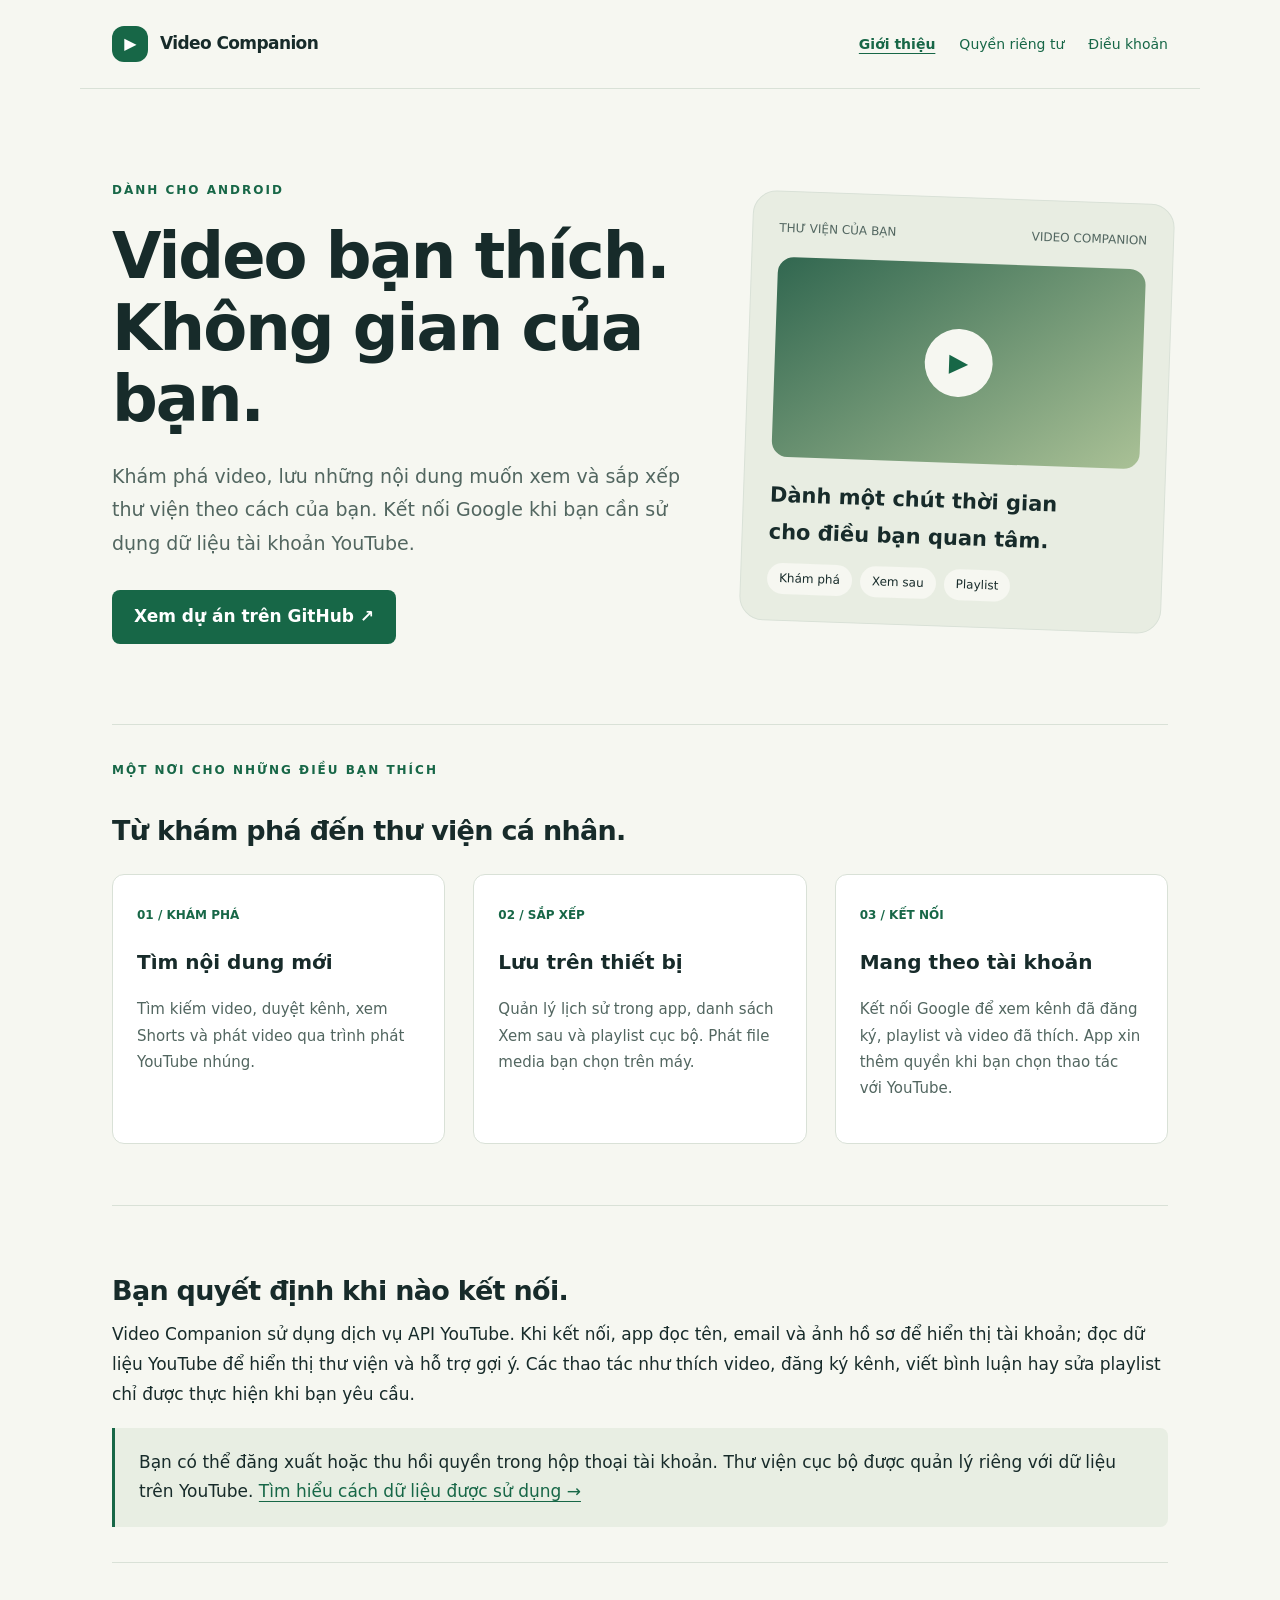
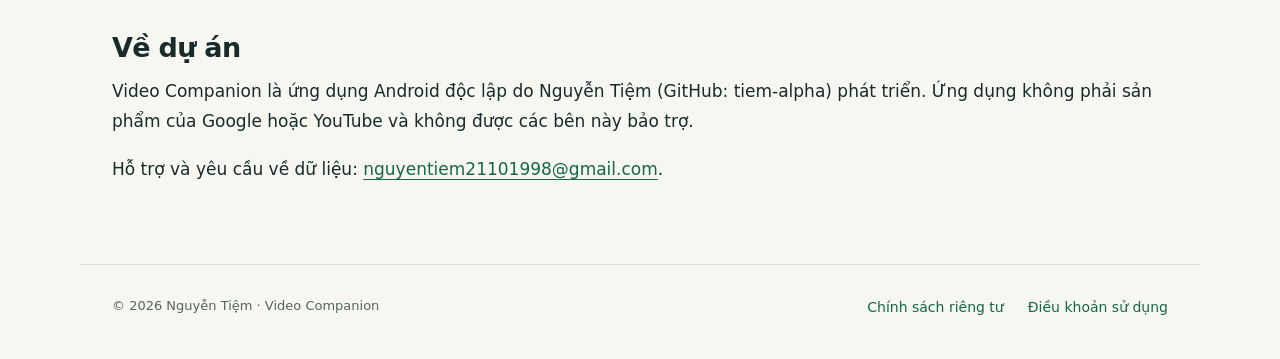
<file: index.html>
<!doctype html>
<html lang="vi">
<head>
  <meta charset="utf-8"><meta name="viewport" content="width=device-width, initial-scale=1">
  <title>Video Companion — Không gian video của bạn</title>
  <meta name="description" content="Video Companion cho Android: khám phá video, sắp xếp thư viện cá nhân và kết nối tài khoản YouTube theo lựa chọn của bạn.">
  <meta name="theme-color" content="#176747">
  <link rel="canonical" href="https://tiem-alpha.github.io/youtube/">
  <link rel="stylesheet" href="styles.css">
</head>
<body>
<a class="skip" href="#main">Đến nội dung</a>
<header><a class="brand" href="./"><span class="mark" aria-hidden="true">▶</span>Video Companion</a><nav aria-label="Điều hướng"><a href="./" aria-current="page">Giới thiệu</a><a href="privacy/">Quyền riêng tư</a><a href="terms/">Điều khoản</a></nav></header>
<main id="main">
  <section class="hero">
    <div><p class="eyebrow">Dành cho Android</p><h1>Video bạn thích.<br>Không gian của bạn.</h1><p class="lead">Khám phá video, lưu những nội dung muốn xem và sắp xếp thư viện theo cách của bạn. Kết nối Google khi bạn cần sử dụng dữ liệu tài khoản YouTube.</p><a class="button" href="https://github.com/tiem-alpha/youtube">Xem dự án trên GitHub ↗</a></div>
    <div class="visual" role="img" aria-label="Minh họa thư viện video với các mục Khám phá, Xem sau và Playlist; không phải ảnh chụp ứng dụng"><div class="visual-top"><span>THƯ VIỆN CỦA BẠN</span><span>VIDEO COMPANION</span></div><div class="screen"><span class="play">▶</span></div><div class="visual-title">Dành một chút thời gian<br>cho điều bạn quan tâm.</div><div class="pills"><span>Khám phá</span><span>Xem sau</span><span>Playlist</span></div></div>
  </section>
  <section class="section"><p class="eyebrow">Một nơi cho những điều bạn thích</p><h2>Từ khám phá đến thư viện cá nhân.</h2><div class="cards">
    <article class="card"><span class="number">01 / KHÁM PHÁ</span><h3>Tìm nội dung mới</h3><p>Tìm kiếm video, duyệt kênh, xem Shorts và phát video qua trình phát YouTube nhúng.</p></article>
    <article class="card"><span class="number">02 / SẮP XẾP</span><h3>Lưu trên thiết bị</h3><p>Quản lý lịch sử trong app, danh sách Xem sau và playlist cục bộ. Phát file media bạn chọn trên máy.</p></article>
    <article class="card"><span class="number">03 / KẾT NỐI</span><h3>Mang theo tài khoản</h3><p>Kết nối Google để xem kênh đã đăng ký, playlist và video đã thích. App xin thêm quyền khi bạn chọn thao tác với YouTube.</p></article>
  </div></section>
  <section class="section"><h2>Bạn quyết định khi nào kết nối.</h2><p>Video Companion sử dụng dịch vụ API YouTube. Khi kết nối, app đọc tên, email và ảnh hồ sơ để hiển thị tài khoản; đọc dữ liệu YouTube để hiển thị thư viện và hỗ trợ gợi ý. Các thao tác như thích video, đăng ký kênh, viết bình luận hay sửa playlist chỉ được thực hiện khi bạn yêu cầu.</p><div class="note">Bạn có thể đăng xuất hoặc thu hồi quyền trong hộp thoại tài khoản. Thư viện cục bộ được quản lý riêng với dữ liệu trên YouTube. <a href="privacy/">Tìm hiểu cách dữ liệu được sử dụng →</a></div></section>
  <section class="section"><h2>Về dự án</h2><p>Video Companion là ứng dụng Android độc lập do Nguyễn Tiệm (GitHub: tiem-alpha) phát triển. Ứng dụng không phải sản phẩm của Google hoặc YouTube và không được các bên này bảo trợ.</p><p class="contact">Hỗ trợ và yêu cầu về dữ liệu: <a href="mailto:nguyentiem21101998@gmail.com">nguyentiem21101998@gmail.com</a>.</p></section>
</main>
<footer><p>© 2026 Nguyễn Tiệm · Video Companion</p><nav aria-label="Liên kết cuối trang"><a href="privacy/">Chính sách riêng tư</a><a href="terms/">Điều khoản sử dụng</a></nav></footer>
</body></html>
</file>
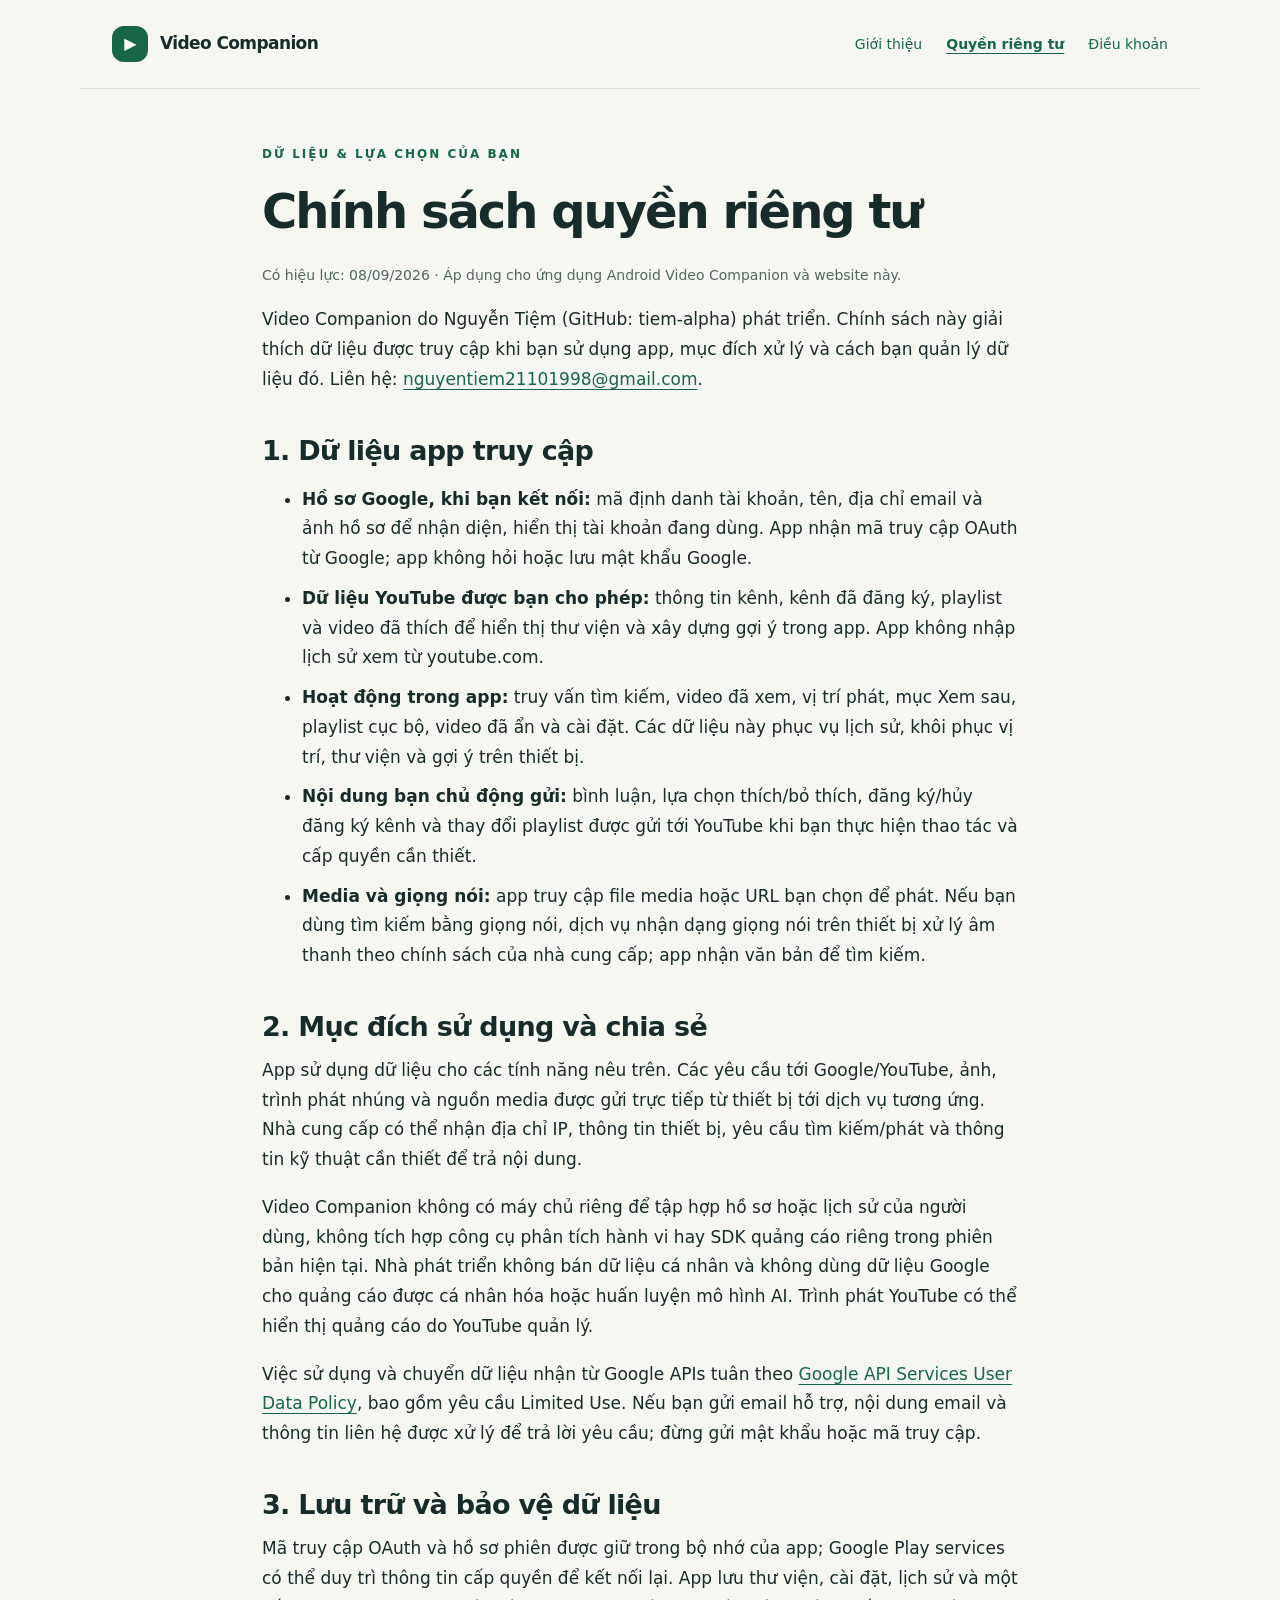
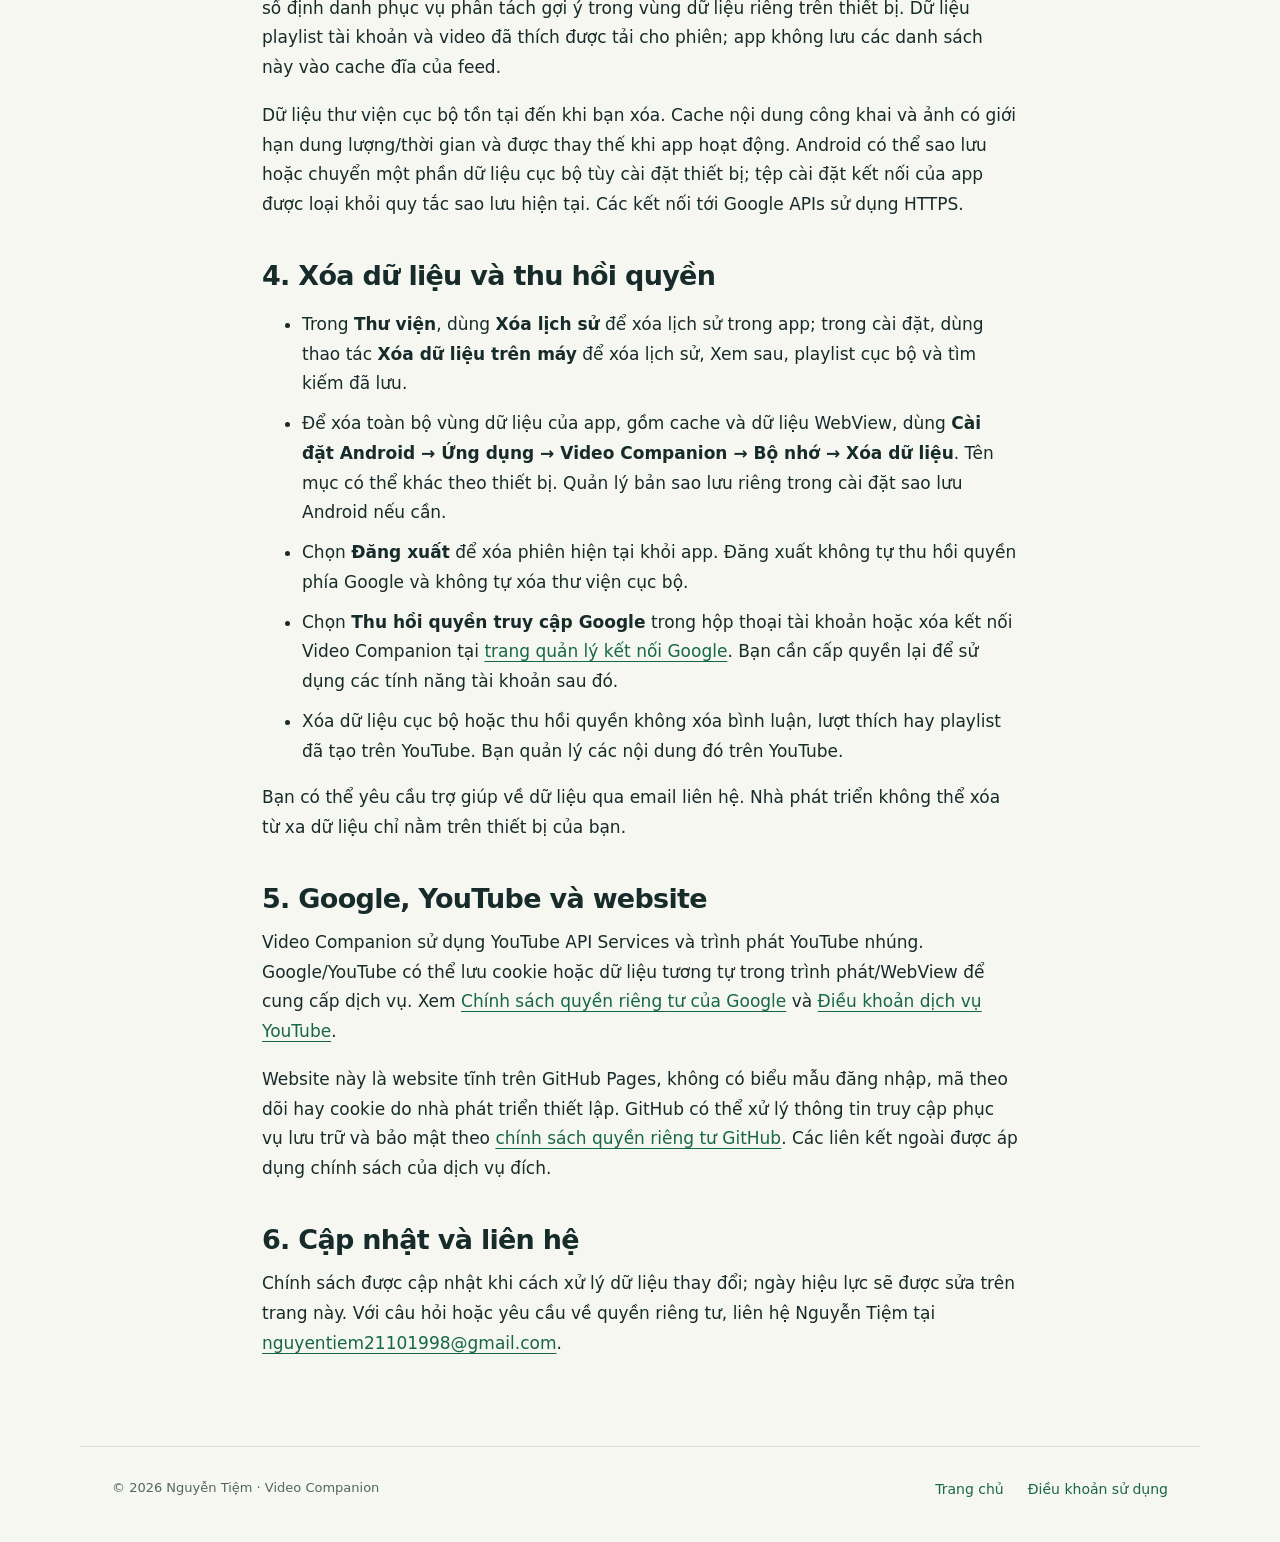
<file: privacy/index.html>
<!doctype html>
<html lang="vi"><head><meta charset="utf-8"><meta name="viewport" content="width=device-width, initial-scale=1"><title>Chính sách quyền riêng tư — Video Companion</title><meta name="description" content="Dữ liệu Video Companion truy cập, cách sử dụng và lưu trữ, cùng cách xóa dữ liệu và thu hồi quyền Google."><link rel="canonical" href="https://tiem-alpha.github.io/youtube/privacy/"><link rel="stylesheet" href="../styles.css"></head>
<body><a class="skip" href="#main">Đến nội dung</a><header><a class="brand" href="../"><span class="mark" aria-hidden="true">▶</span>Video Companion</a><nav aria-label="Điều hướng"><a href="../">Giới thiệu</a><a href="./" aria-current="page">Quyền riêng tư</a><a href="../terms/">Điều khoản</a></nav></header>
<main id="main" class="document"><p class="eyebrow">Dữ liệu &amp; lựa chọn của bạn</p><h1>Chính sách quyền riêng tư</h1><p class="meta">Có hiệu lực: 08/09/2026 · Áp dụng cho ứng dụng Android Video Companion và website này.</p>
<p>Video Companion do Nguyễn Tiệm (GitHub: tiem-alpha) phát triển. Chính sách này giải thích dữ liệu được truy cập khi bạn sử dụng app, mục đích xử lý và cách bạn quản lý dữ liệu đó. Liên hệ: <a href="mailto:nguyentiem21101998@gmail.com">nguyentiem21101998@gmail.com</a>.</p>
<h2>1. Dữ liệu app truy cập</h2><ul>
<li><strong>Hồ sơ Google, khi bạn kết nối:</strong> mã định danh tài khoản, tên, địa chỉ email và ảnh hồ sơ để nhận diện, hiển thị tài khoản đang dùng. App nhận mã truy cập OAuth từ Google; app không hỏi hoặc lưu mật khẩu Google.</li>
<li><strong>Dữ liệu YouTube được bạn cho phép:</strong> thông tin kênh, kênh đã đăng ký, playlist và video đã thích để hiển thị thư viện và xây dựng gợi ý trong app. App không nhập lịch sử xem từ youtube.com.</li>
<li><strong>Hoạt động trong app:</strong> truy vấn tìm kiếm, video đã xem, vị trí phát, mục Xem sau, playlist cục bộ, video đã ẩn và cài đặt. Các dữ liệu này phục vụ lịch sử, khôi phục vị trí, thư viện và gợi ý trên thiết bị.</li>
<li><strong>Nội dung bạn chủ động gửi:</strong> bình luận, lựa chọn thích/bỏ thích, đăng ký/hủy đăng ký kênh và thay đổi playlist được gửi tới YouTube khi bạn thực hiện thao tác và cấp quyền cần thiết.</li>
<li><strong>Media và giọng nói:</strong> app truy cập file media hoặc URL bạn chọn để phát. Nếu bạn dùng tìm kiếm bằng giọng nói, dịch vụ nhận dạng giọng nói trên thiết bị xử lý âm thanh theo chính sách của nhà cung cấp; app nhận văn bản để tìm kiếm.</li></ul>
<h2>2. Mục đích sử dụng và chia sẻ</h2><p>App sử dụng dữ liệu cho các tính năng nêu trên. Các yêu cầu tới Google/YouTube, ảnh, trình phát nhúng và nguồn media được gửi trực tiếp từ thiết bị tới dịch vụ tương ứng. Nhà cung cấp có thể nhận địa chỉ IP, thông tin thiết bị, yêu cầu tìm kiếm/phát và thông tin kỹ thuật cần thiết để trả nội dung.</p><p>Video Companion không có máy chủ riêng để tập hợp hồ sơ hoặc lịch sử của người dùng, không tích hợp công cụ phân tích hành vi hay SDK quảng cáo riêng trong phiên bản hiện tại. Nhà phát triển không bán dữ liệu cá nhân và không dùng dữ liệu Google cho quảng cáo được cá nhân hóa hoặc huấn luyện mô hình AI. Trình phát YouTube có thể hiển thị quảng cáo do YouTube quản lý.</p><p>Việc sử dụng và chuyển dữ liệu nhận từ Google APIs tuân theo <a href="https://developers.google.com/terms/api-services-user-data-policy">Google API Services User Data Policy</a>, bao gồm yêu cầu Limited Use. Nếu bạn gửi email hỗ trợ, nội dung email và thông tin liên hệ được xử lý để trả lời yêu cầu; đừng gửi mật khẩu hoặc mã truy cập.</p>
<h2>3. Lưu trữ và bảo vệ dữ liệu</h2><p>Mã truy cập OAuth và hồ sơ phiên được giữ trong bộ nhớ của app; Google Play services có thể duy trì thông tin cấp quyền để kết nối lại. App lưu thư viện, cài đặt, lịch sử và một số định danh phục vụ phân tách gợi ý trong vùng dữ liệu riêng trên thiết bị. Dữ liệu playlist tài khoản và video đã thích được tải cho phiên; app không lưu các danh sách này vào cache đĩa của feed.</p><p>Dữ liệu thư viện cục bộ tồn tại đến khi bạn xóa. Cache nội dung công khai và ảnh có giới hạn dung lượng/thời gian và được thay thế khi app hoạt động. Android có thể sao lưu hoặc chuyển một phần dữ liệu cục bộ tùy cài đặt thiết bị; tệp cài đặt kết nối của app được loại khỏi quy tắc sao lưu hiện tại. Các kết nối tới Google APIs sử dụng HTTPS.</p>
<h2>4. Xóa dữ liệu và thu hồi quyền</h2><ul>
<li>Trong <strong>Thư viện</strong>, dùng <strong>Xóa lịch sử</strong> để xóa lịch sử trong app; trong cài đặt, dùng thao tác <strong>Xóa dữ liệu trên máy</strong> để xóa lịch sử, Xem sau, playlist cục bộ và tìm kiếm đã lưu.</li>
<li>Để xóa toàn bộ vùng dữ liệu của app, gồm cache và dữ liệu WebView, dùng <strong>Cài đặt Android → Ứng dụng → Video Companion → Bộ nhớ → Xóa dữ liệu</strong>. Tên mục có thể khác theo thiết bị. Quản lý bản sao lưu riêng trong cài đặt sao lưu Android nếu cần.</li>
<li>Chọn <strong>Đăng xuất</strong> để xóa phiên hiện tại khỏi app. Đăng xuất không tự thu hồi quyền phía Google và không tự xóa thư viện cục bộ.</li>
<li>Chọn <strong>Thu hồi quyền truy cập Google</strong> trong hộp thoại tài khoản hoặc xóa kết nối Video Companion tại <a href="https://myaccount.google.com/connections">trang quản lý kết nối Google</a>. Bạn cần cấp quyền lại để sử dụng các tính năng tài khoản sau đó.</li>
<li>Xóa dữ liệu cục bộ hoặc thu hồi quyền không xóa bình luận, lượt thích hay playlist đã tạo trên YouTube. Bạn quản lý các nội dung đó trên YouTube.</li></ul><p>Bạn có thể yêu cầu trợ giúp về dữ liệu qua email liên hệ. Nhà phát triển không thể xóa từ xa dữ liệu chỉ nằm trên thiết bị của bạn.</p>
<h2>5. Google, YouTube và website</h2><p>Video Companion sử dụng YouTube API Services và trình phát YouTube nhúng. Google/YouTube có thể lưu cookie hoặc dữ liệu tương tự trong trình phát/WebView để cung cấp dịch vụ. Xem <a href="https://policies.google.com/privacy">Chính sách quyền riêng tư của Google</a> và <a href="https://www.youtube.com/t/terms">Điều khoản dịch vụ YouTube</a>.</p><p>Website này là website tĩnh trên GitHub Pages, không có biểu mẫu đăng nhập, mã theo dõi hay cookie do nhà phát triển thiết lập. GitHub có thể xử lý thông tin truy cập phục vụ lưu trữ và bảo mật theo <a href="https://docs.github.com/en/site-policy/privacy-policies/github-general-privacy-statement">chính sách quyền riêng tư GitHub</a>. Các liên kết ngoài được áp dụng chính sách của dịch vụ đích.</p>
<h2>6. Cập nhật và liên hệ</h2><p>Chính sách được cập nhật khi cách xử lý dữ liệu thay đổi; ngày hiệu lực sẽ được sửa trên trang này. Với câu hỏi hoặc yêu cầu về quyền riêng tư, liên hệ Nguyễn Tiệm tại <a href="mailto:nguyentiem21101998@gmail.com">nguyentiem21101998@gmail.com</a>.</p></main>
<footer><p>© 2026 Nguyễn Tiệm · Video Companion</p><nav aria-label="Liên kết cuối trang"><a href="../">Trang chủ</a><a href="../terms/">Điều khoản sử dụng</a></nav></footer></body></html>
</file>
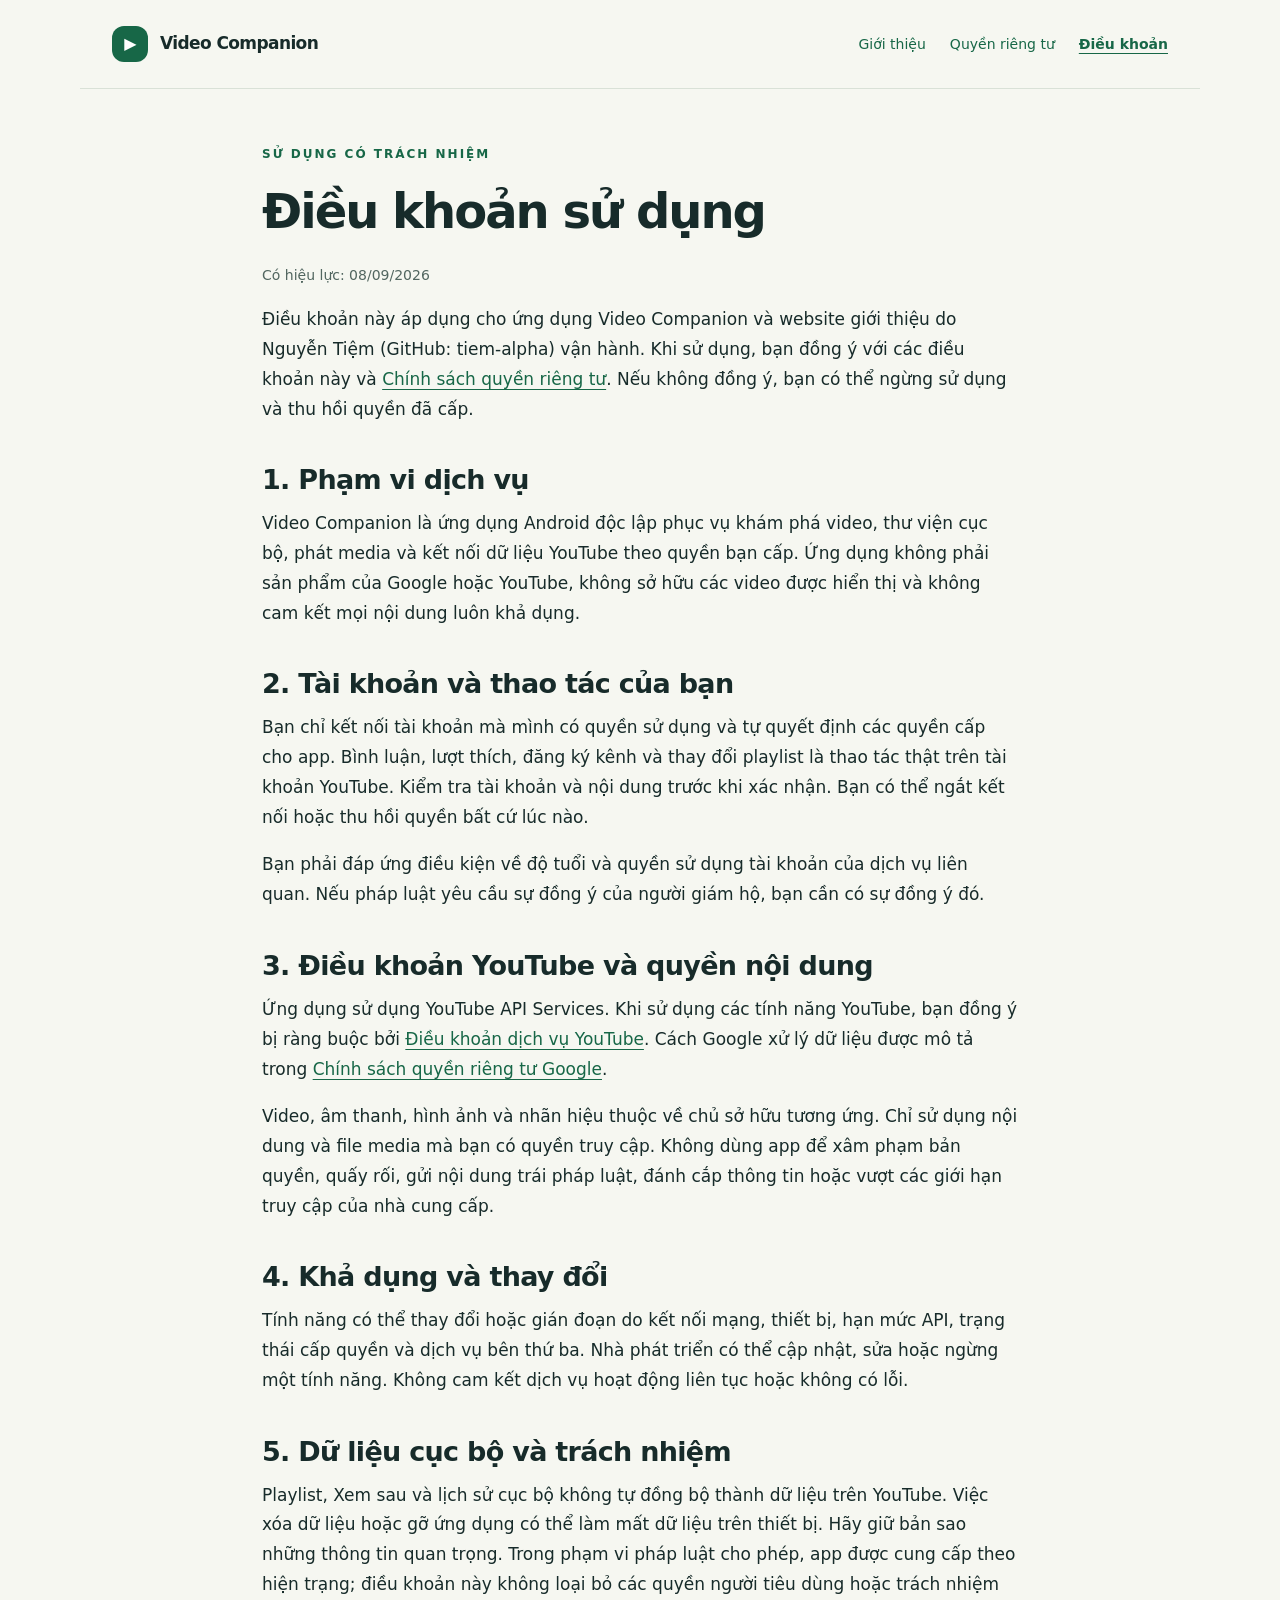
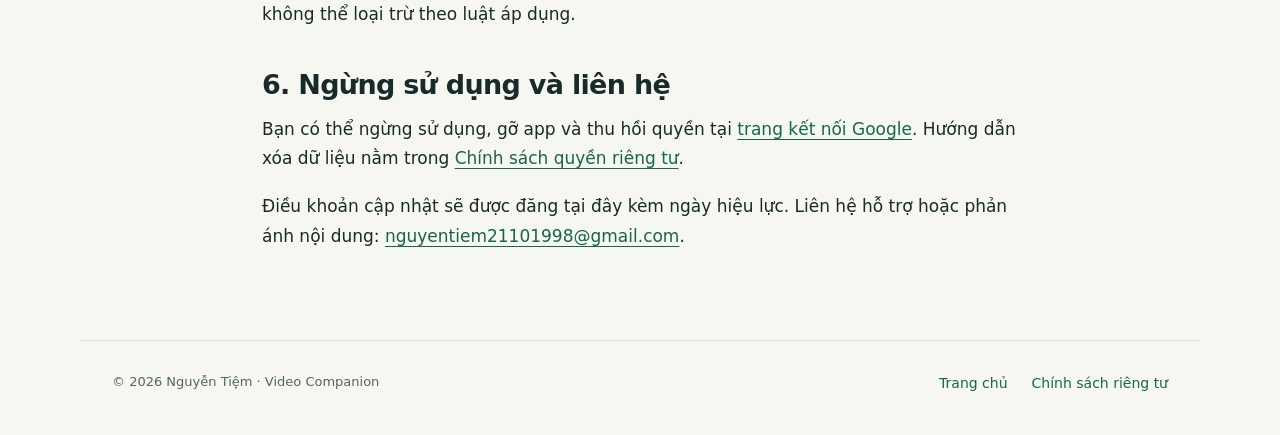
<file: terms/index.html>
<!doctype html>
<html lang="vi"><head><meta charset="utf-8"><meta name="viewport" content="width=device-width, initial-scale=1"><title>Điều khoản sử dụng — Video Companion</title><meta name="description" content="Điều khoản sử dụng ứng dụng Android Video Companion và các tính năng kết nối YouTube."><link rel="canonical" href="https://tiem-alpha.github.io/youtube/terms/"><link rel="stylesheet" href="../styles.css"></head>
<body><a class="skip" href="#main">Đến nội dung</a><header><a class="brand" href="../"><span class="mark" aria-hidden="true">▶</span>Video Companion</a><nav aria-label="Điều hướng"><a href="../">Giới thiệu</a><a href="../privacy/">Quyền riêng tư</a><a href="./" aria-current="page">Điều khoản</a></nav></header>
<main id="main" class="document"><p class="eyebrow">Sử dụng có trách nhiệm</p><h1>Điều khoản sử dụng</h1><p class="meta">Có hiệu lực: 08/09/2026</p><p>Điều khoản này áp dụng cho ứng dụng Video Companion và website giới thiệu do Nguyễn Tiệm (GitHub: tiem-alpha) vận hành. Khi sử dụng, bạn đồng ý với các điều khoản này và <a href="../privacy/">Chính sách quyền riêng tư</a>. Nếu không đồng ý, bạn có thể ngừng sử dụng và thu hồi quyền đã cấp.</p>
<h2>1. Phạm vi dịch vụ</h2><p>Video Companion là ứng dụng Android độc lập phục vụ khám phá video, thư viện cục bộ, phát media và kết nối dữ liệu YouTube theo quyền bạn cấp. Ứng dụng không phải sản phẩm của Google hoặc YouTube, không sở hữu các video được hiển thị và không cam kết mọi nội dung luôn khả dụng.</p>
<h2>2. Tài khoản và thao tác của bạn</h2><p>Bạn chỉ kết nối tài khoản mà mình có quyền sử dụng và tự quyết định các quyền cấp cho app. Bình luận, lượt thích, đăng ký kênh và thay đổi playlist là thao tác thật trên tài khoản YouTube. Kiểm tra tài khoản và nội dung trước khi xác nhận. Bạn có thể ngắt kết nối hoặc thu hồi quyền bất cứ lúc nào.</p><p>Bạn phải đáp ứng điều kiện về độ tuổi và quyền sử dụng tài khoản của dịch vụ liên quan. Nếu pháp luật yêu cầu sự đồng ý của người giám hộ, bạn cần có sự đồng ý đó.</p>
<h2>3. Điều khoản YouTube và quyền nội dung</h2><p>Ứng dụng sử dụng YouTube API Services. Khi sử dụng các tính năng YouTube, bạn đồng ý bị ràng buộc bởi <a href="https://www.youtube.com/t/terms">Điều khoản dịch vụ YouTube</a>. Cách Google xử lý dữ liệu được mô tả trong <a href="https://policies.google.com/privacy">Chính sách quyền riêng tư Google</a>.</p><p>Video, âm thanh, hình ảnh và nhãn hiệu thuộc về chủ sở hữu tương ứng. Chỉ sử dụng nội dung và file media mà bạn có quyền truy cập. Không dùng app để xâm phạm bản quyền, quấy rối, gửi nội dung trái pháp luật, đánh cắp thông tin hoặc vượt các giới hạn truy cập của nhà cung cấp.</p>
<h2>4. Khả dụng và thay đổi</h2><p>Tính năng có thể thay đổi hoặc gián đoạn do kết nối mạng, thiết bị, hạn mức API, trạng thái cấp quyền và dịch vụ bên thứ ba. Nhà phát triển có thể cập nhật, sửa hoặc ngừng một tính năng. Không cam kết dịch vụ hoạt động liên tục hoặc không có lỗi.</p>
<h2>5. Dữ liệu cục bộ và trách nhiệm</h2><p>Playlist, Xem sau và lịch sử cục bộ không tự đồng bộ thành dữ liệu trên YouTube. Việc xóa dữ liệu hoặc gỡ ứng dụng có thể làm mất dữ liệu trên thiết bị. Hãy giữ bản sao những thông tin quan trọng. Trong phạm vi pháp luật cho phép, app được cung cấp theo hiện trạng; điều khoản này không loại bỏ các quyền người tiêu dùng hoặc trách nhiệm không thể loại trừ theo luật áp dụng.</p>
<h2>6. Ngừng sử dụng và liên hệ</h2><p>Bạn có thể ngừng sử dụng, gỡ app và thu hồi quyền tại <a href="https://myaccount.google.com/connections">trang kết nối Google</a>. Hướng dẫn xóa dữ liệu nằm trong <a href="../privacy/">Chính sách quyền riêng tư</a>.</p><p>Điều khoản cập nhật sẽ được đăng tại đây kèm ngày hiệu lực. Liên hệ hỗ trợ hoặc phản ánh nội dung: <a href="mailto:nguyentiem21101998@gmail.com">nguyentiem21101998@gmail.com</a>.</p></main>
<footer><p>© 2026 Nguyễn Tiệm · Video Companion</p><nav aria-label="Liên kết cuối trang"><a href="../">Trang chủ</a><a href="../privacy/">Chính sách riêng tư</a></nav></footer></body></html>
</file>
<file: styles.css>
:root{color-scheme:light;--ink:#172b2a;--muted:#526660;--green:#176747;--paper:#f6f7f1;--line:#d9e1d7}*{box-sizing:border-box}body{margin:0;background:var(--paper);color:var(--ink);font:17px/1.75 system-ui,-apple-system,BlinkMacSystemFont,"Segoe UI",sans-serif}a{color:var(--green);text-underline-offset:4px}a:hover{color:#0b442d}a:focus-visible{outline:3px solid #bd7227;outline-offset:5px}header,main,footer{max-width:1120px;margin:auto;padding:26px 32px}header{display:flex;align-items:center;justify-content:space-between;gap:24px;border-bottom:1px solid var(--line)}.brand{font-weight:750;letter-spacing:-.6px;text-decoration:none;color:var(--ink);display:flex;align-items:center;gap:12px}.mark{display:inline-grid;place-items:center;background:var(--green);color:white;width:36px;height:36px;border-radius:12px;font-size:16px}nav{display:flex;gap:24px;flex-wrap:wrap;font-size:14px}nav a{text-decoration:none}nav a[aria-current=page]{text-decoration:underline;font-weight:700}.skip{position:absolute;left:16px;top:-100px;background:white;padding:10px}.skip:focus{top:10px;z-index:10}.hero{display:grid;grid-template-columns:1.35fr 1fr;align-items:center;gap:64px;padding:65px 0 80px}.eyebrow{font-size:12px;letter-spacing:2px;text-transform:uppercase;font-weight:750;color:var(--green)}h1{font-size:clamp(36px,5vw,64px);line-height:1.12;letter-spacing:-2px;margin:20px 0 24px;font-weight:650}h2{font-size:27px;line-height:1.3;letter-spacing:-.7px;margin:32px 0 12px}h3{font-size:20px;line-height:1.4}p{margin:0 0 18px}.lead{color:var(--muted);font-size:19px}.button{display:inline-block;background:var(--green);color:white;padding:12px 22px;border-radius:8px;text-decoration:none;font-weight:650;margin-top:12px}.button:hover{background:#104e35;color:white}.visual{border:1px solid var(--line);border-radius:24px;padding:26px;background:#e8ede2;transform:rotate(2deg)}.visual-top{display:flex;flex-wrap:wrap;gap:8px;justify-content:space-between;font-size:12px;color:var(--muted);margin-bottom:18px}.screen{height:200px;border-radius:16px;background:linear-gradient(145deg,#316750,#aac196);display:grid;place-items:center}.play{width:68px;height:68px;display:grid;place-items:center;border-radius:50%;background:#f6f7f1;color:var(--green);font-size:25px}.visual-title{font-size:21px;font-weight:700;margin:20px 0 12px}.pills{display:flex;gap:8px;flex-wrap:wrap}.pills span{font-size:12px;padding:5px 12px;background:#f6f7f1;border-radius:20px}.section{border-top:1px solid var(--line);padding:35px 0}.cards{display:grid;grid-template-columns:repeat(3,1fr);gap:28px;margin:26px 0}.card{padding:24px;background:#fff;border:1px solid var(--line);border-radius:12px}.number{font-size:12px;color:var(--green);font-weight:700}.card p{color:var(--muted);font-size:15px}.note{background:#e8eee3;border-left:3px solid var(--green);padding:20px 24px;border-radius:0 8px 8px 0}.document{max-width:820px;padding-top:55px;padding-bottom:70px}.document h1{font-size:clamp(34px,5vw,48px)}.document h2{margin-top:38px}.meta{font-size:14px;color:var(--muted)}li{margin-bottom:10px}footer{border-top:1px solid var(--line);display:flex;justify-content:space-between;gap:24px;flex-wrap:wrap;font-size:13px;color:var(--muted);padding-top:30px;padding-bottom:40px}footer p{margin:0}.contact{overflow-wrap:anywhere}@media(max-width:740px){header,main,footer{padding-left:22px;padding-right:22px}header{align-items:flex-start;flex-direction:column;gap:16px}nav{gap:16px}.hero{grid-template-columns:minmax(0,1fr);gap:36px;padding:35px 0 50px}.visual{transform:none}.cards{grid-template-columns:1fr;gap:14px}h1{letter-spacing:-1.3px}.document{padding-top:30px}}
</file>
